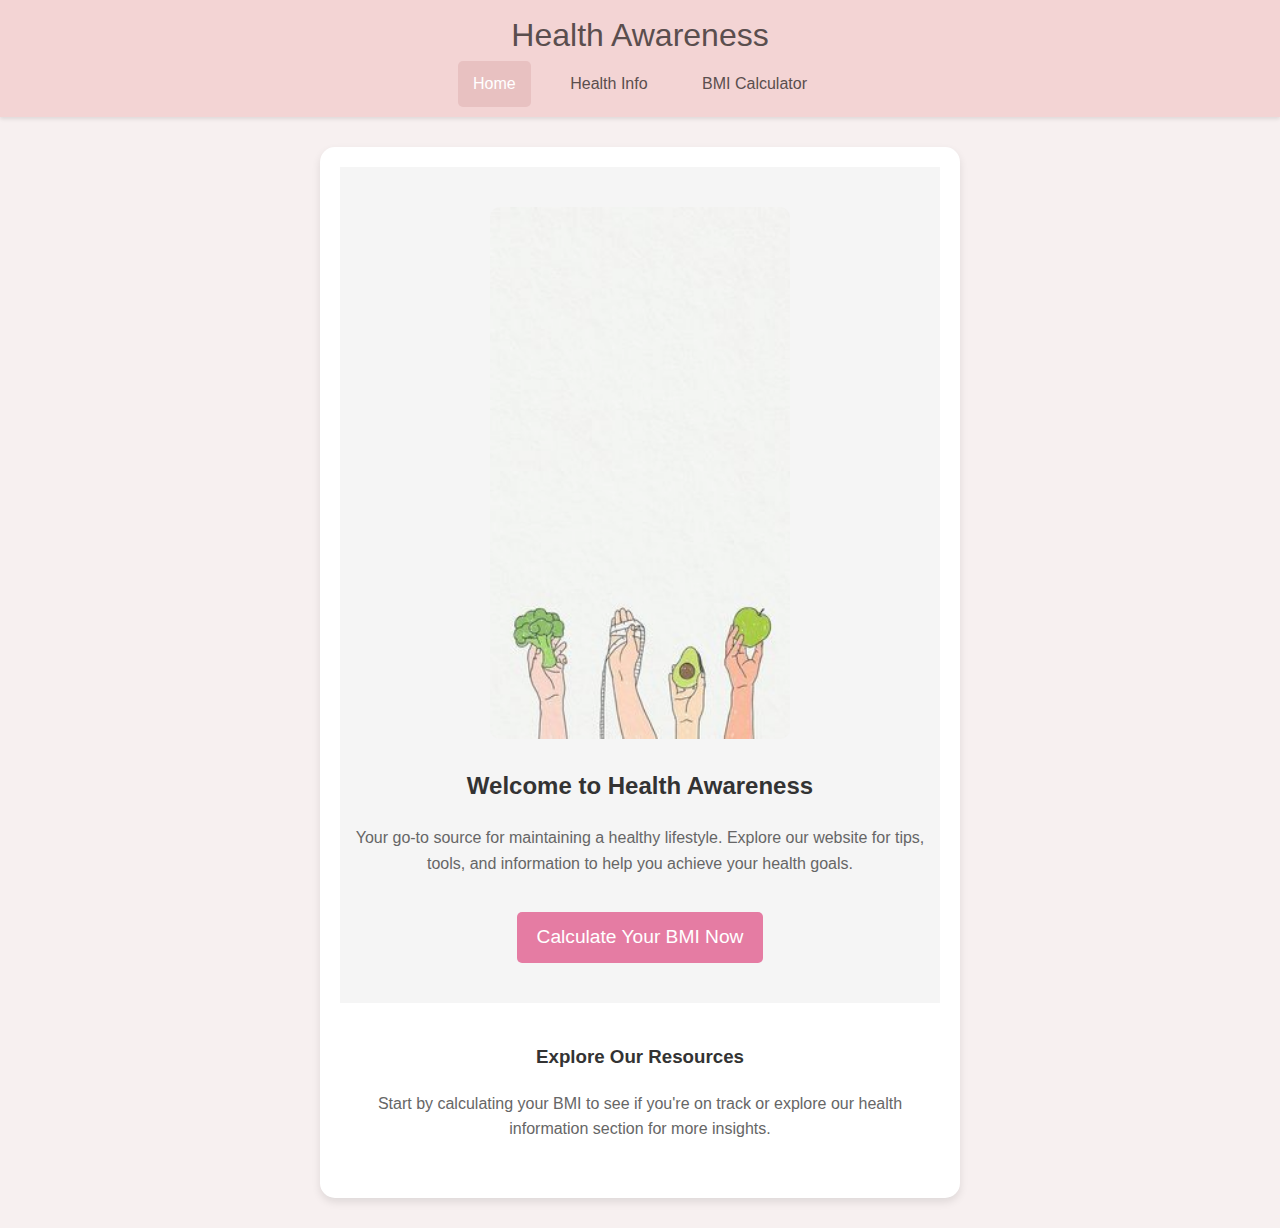
<file: index.html>
<!DOCTYPE html>
<html lang="en">
<head>
    <meta charset="UTF-8">
    <meta name="viewport" content="width=device-width, initial-scale=1.0">
    <title>Health Awareness</title>
    <link rel="stylesheet" href="styles.css">
</head>
<body>
    <header>
        <div class="logo">
            <h1>Health Awareness</h1>
        </div>
        <nav>
            <a href="index.html" class="active">Home</a>
            <a href="health_info.html">Health Info</a>
            <a href="bmi_calculator.html">BMI Calculator</a>
        </nav>
    </header>
    <main>
        <!-- Hero Section -->
        <section class="hero">
            <img src="hero.jpg" alt="Healthy Lifestyle" class="hero-image">
            <div class="hero-text">
                <h2>Welcome to Health Awareness</h2>
                <p>Your go-to source for maintaining a healthy lifestyle. Explore our website for tips, tools, and information to help you achieve your health goals.</p>
                <a href="bmi_calculator.html" class="cta-button">Calculate Your BMI Now</a>
            </div>
        </section>
        
        <!-- Additional Content -->
        <section class="content">
            <h3>Explore Our Resources</h3>
            <p>Start by calculating your BMI to see if you're on track or explore our health information section for more insights.</p>
        </section>
    </main>
  
</body>
</html>
</file>
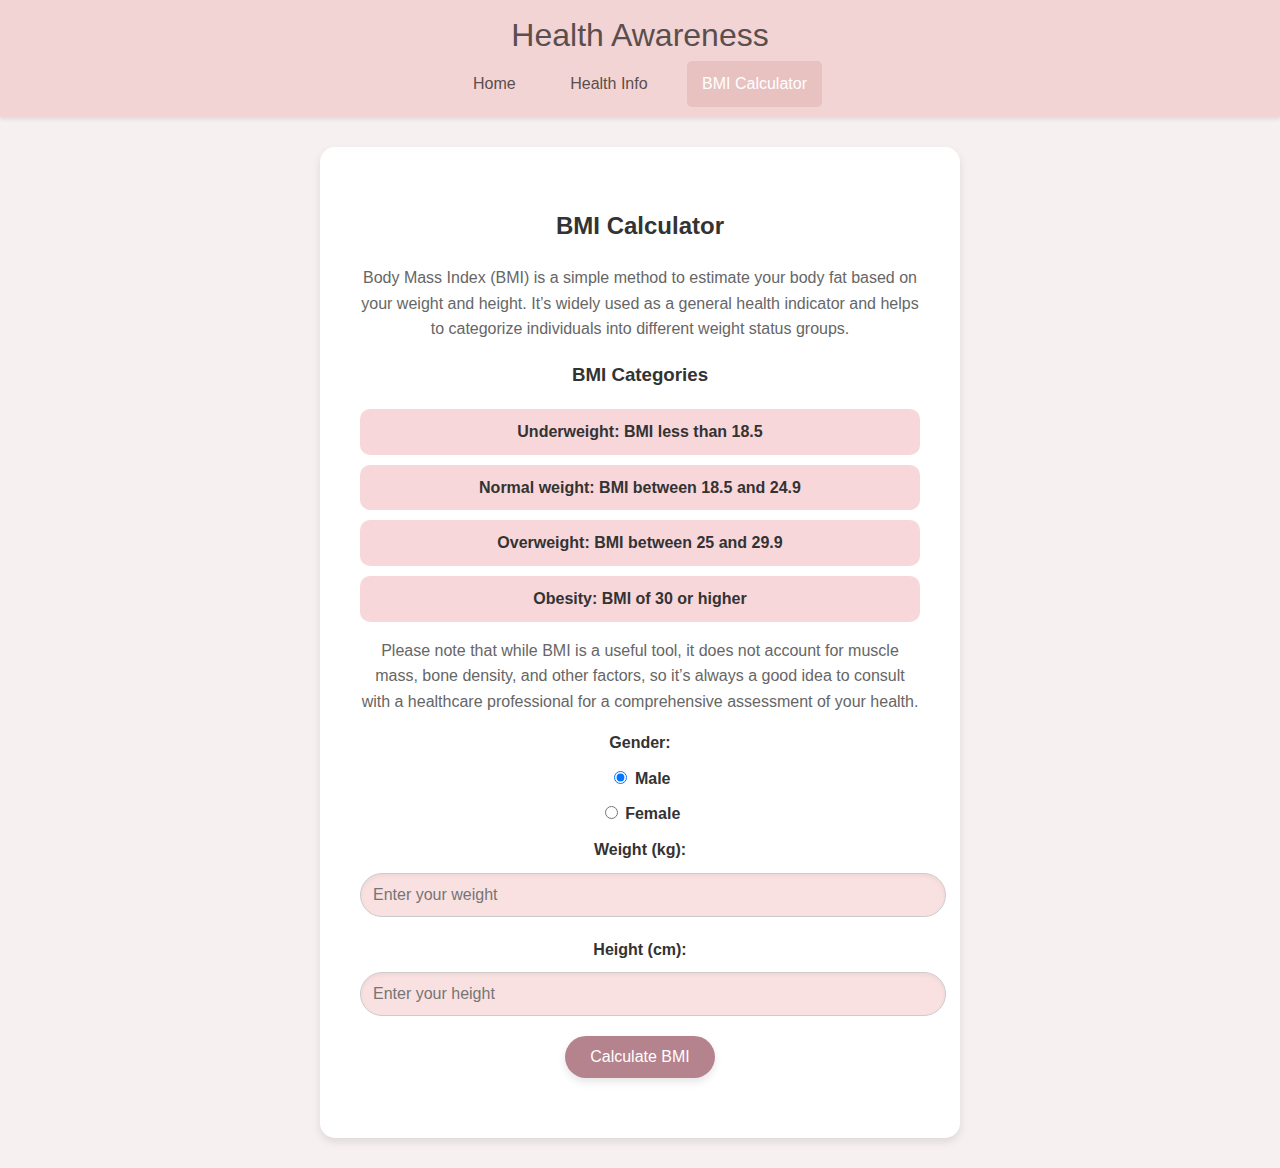
<file: bmi_calculator.html>
<!DOCTYPE html>
<html lang="en">
<head>
    <meta charset="UTF-8">
    <meta name="viewport" content="width=device-width, initial-scale=1.0">
    <title>BMI Calculator</title>
    <link rel="stylesheet" href="styles.css">
    <script defer src="script.js"></script>
</head>
<body>
    <header>
        <div class="logo">
            <h1>Health Awareness</h1>
        </div>
        <nav>
            <a href="index.html">Home</a>
            <a href="health_info.html">Health Info</a>
            <a href="bmi_calculator.html" class="active">BMI Calculator</a>
        </nav>
    </header>
    <main>
        <section class="content">
            <h2>BMI Calculator</h2>
            <p>Body Mass Index (BMI) is a simple method to estimate your body fat based on your weight and height. It’s widely used as a general health indicator and helps to categorize individuals into different weight status groups.</p>
            
            <!-- BMI Categories -->
            <h3>BMI Categories</h3>
            <ul>
                <li><strong>Underweight:</strong> BMI less than 18.5</li>
                <li><strong>Normal weight:</strong> BMI between 18.5 and 24.9</li>
                <li><strong>Overweight:</strong> BMI between 25 and 29.9</li>
                <li><strong>Obesity:</strong> BMI of 30 or higher</li>
            </ul>
            
            <p>Please note that while BMI is a useful tool, it does not account for muscle mass, bone density, and other factors, so it’s always a good idea to consult with a healthcare professional for a comprehensive assessment of your health.</p>

            <!-- Gender Selection -->
            <label for="gender">Gender:</label>
            <div>
                <label for="male">
                    <input type="radio" id="male" name="gender" value="Male" checked>
                    Male
                </label>
                <label for="female">
                    <input type="radio" id="female" name="gender" value="Female">
                    Female
                </label>
            </div>

            <!-- BMI Calculator Form -->
            <div class="bmi-calculator">
                <label for="weight">Weight (kg):</label>
                <input type="number" id="weight" placeholder="Enter your weight">

                <label for="height">Height (cm):</label>
                <input type="number" id="height" placeholder="Enter your height">
                
                <button onclick="calculateBMI()">Calculate BMI</button>
                <p id="result"></p>
            </div>
        </section>
    </main>
</body>
</html>
</file>
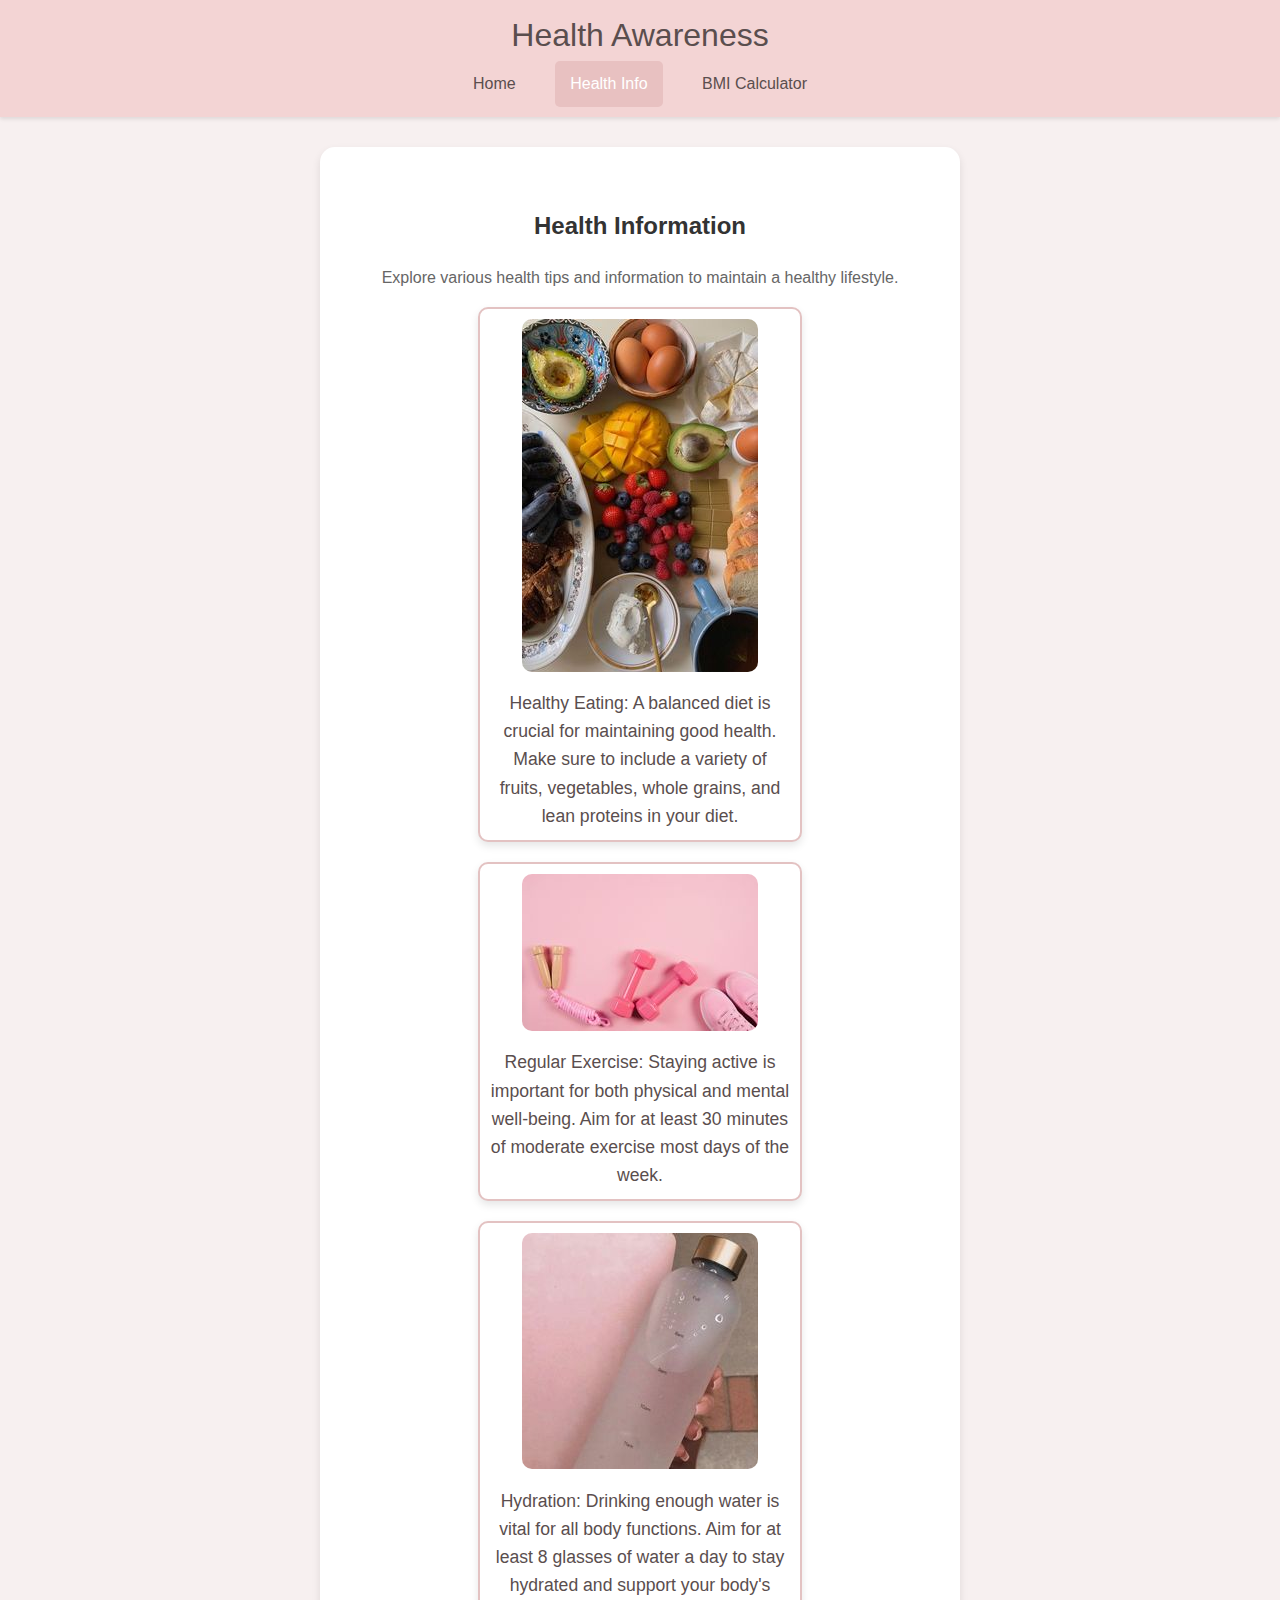
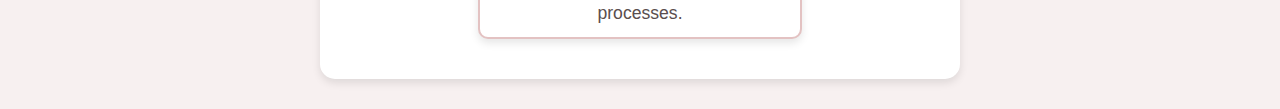
<file: health_info.html>
<!DOCTYPE html>
<html lang="en">
<head>
    <meta charset="UTF-8">
    <meta name="viewport" content="width=device-width, initial-scale=1.0">
    <title>Health Information</title>
    <link rel="stylesheet" href="styles.css">
</head>
<body>
    <header>
        <div class="logo">
            <h1>Health Awareness</h1>
        </div>
        <nav>
            <a href="index.html">Home</a>
            <a href="health_info.html" class="active">Health Info</a>
            <a href="bmi_calculator.html">BMI Calculator</a>
        </nav>
    </header>
    <main>
        <section class="content">
            <h2>Health Information</h2>
            <p>Explore various health tips and information to maintain a healthy lifestyle.</p>

            <!-- Image grid section -->
            <div class="image-grid">
                <div class="image-section">
                    <img src="healthy eating.jpg" alt="Healthy Eating">
                    <p>Healthy Eating: A balanced diet is crucial for maintaining good health. Make sure to include a variety of fruits, vegetables, whole grains, and lean proteins in your diet.</p>
                </div>

                <div class="image-section">
                    <img src="regular exercise.jpg" alt="Regular Exercise">
                    <p>Regular Exercise: Staying active is important for both physical and mental well-being. Aim for at least 30 minutes of moderate exercise most days of the week.</p>
                </div>

                <div class="image-section">
                    <img src="hydration.jpg" alt="Hydration">
                    <p>Hydration: Drinking enough water is vital for all body functions. Aim for at least 8 glasses of water a day to stay hydrated and support your body's processes.</p>
                </div>
            </div>
        </section>
    </main>

</body>
</html>
</file>
<file: styles.css>
/* General body styling */
body {
    font-family: 'Poppins', sans-serif; /* Clean, modern font */
    background-color: #FDE8E8; /* Soft pink background */
    color: #333; /* Dark gray text for readability */
    margin: 0;
    padding: 0;
    line-height: 1.6;
}

/* Header styling */
header {
    background-color: #F8D7DA; /* Nude pink background for header */
    color: #333;
    padding: 20px;
    text-align: center;
    box-shadow: 0 4px 6px rgba(0, 0, 0, 0.1); /* Subtle shadow for depth */
}

header h1 {
    margin: 0;
    font-size: 2em;
    font-weight: 300;
}

nav a {
    color: #333;
    margin: 0 10px;
    text-decoration: none;
    padding: 10px;
    border-radius: 25px;
    transition: background-color 0.3s ease;
}

nav a.active, nav a:hover {
    background-color: #F4B4B4; /* Slightly darker pink for active or hover */
    color: white;
}

/* Main content styling */
main {
    padding: 20px;
    max-width: 600px;
    margin: 30px auto;
    background-color: white; /* White background for contrast */
    border-radius: 15px;
    box-shadow: 0 4px 8px rgba(0, 0, 0, 0.1); /* Subtle shadow for the main content */
}

h2 {
    color: #B5838D; /* A soft, muted color for headings */
}

label {
    display: block;
    margin-bottom: 10px;
    font-weight: bold;
}

input[type="number"] {
    width: 100%;
    padding: 12px;
    margin-bottom: 20px;
    border-radius: 25px;
    border: 1px solid #ccc;
    background-color: #FAE1E1; /* Light pink input background */
    box-shadow: inset 0 2px 4px rgba(0, 0, 0, 0.05);
    font-size: 1em;
}

/* button styling */
button {
    background-color: #B5838D; /* Soft muted pink button */
    color: white;
    border: none;
    padding: 12px 25px;
    border-radius: 25px;
    cursor: pointer;
    font-size: 1em;
    box-shadow: 0 4px 8px rgba(0, 0, 0, 0.1);
    transition: background-color 0.3s ease, transform 0.3s ease;
}

button:hover {
    background-color: #A45A67; /* Slightly darker for hover effect */
    transform: translateY(-2px); /* Lift button slightly on hover */
}

button:active {
    background-color: #944253; /* Even darker when clicked */
    transform: translateY(1px); /* Press button slightly on click */
}

#result {
    margin-top: 20px;
    font-size: 1.2em;
    color: #333;
    font-weight: 500;
}

/* Footer styling */
footer {
    text-align: center;
    padding: 20px;
    background-color: #F8D7DA;
    color: #333;
    position: fixed;
    width: 100%;
    bottom: 0;
    box-shadow: 0 -4px 6px rgba(0, 0, 0, 0.1);
}
/* General styles for the page */
body {
    font-family: 'Arial', sans-serif;
    background-color: #f7f0f0; /* Soft pink/nude background */
    color: #333;
    margin: 0;
    padding: 0;
    line-height: 1.6;
}

header {
    background-color: #f3d4d4;
    padding: 10px 20px;
    text-align: center;
    box-shadow: 0 2px 4px rgba(0, 0, 0, 0.1);
}

header h1 {
    margin: 0;
    font-size: 2em;
    color: #5a4e4e;
}

nav a {
    color: #5a4e4e;
    text-decoration: none;
    padding: 10px 15px;
    display: inline-block;
}

nav a.active, nav a:hover {
    background-color: #e8c1c1;
    border-radius: 5px;
}

main {
    padding: 20px;
}

/* Grid layout for the image section */
.image-grid {
    display: flex;
    flex-wrap: wrap;
    gap: 20px;
    justify-content: center; /* Center the images horizontally */
}

.image-grid .image-section {
    width: 300px; /* Fixed width for each image card */
    background-color: #fff;
    border: 2px solid #e3c2c2;
    border-radius: 10px;
    box-shadow: 0 4px 8px rgba(0, 0, 0, 0.1); /* Subtle shadow for depth */
    padding: 10px;
    text-align: center;
    transition: transform 0.3s ease, box-shadow 0.3s ease;
}

.image-grid .image-section:hover {
    transform: translateY(-5px); /* Slight lift on hover */
    box-shadow: 0 8px 16px rgba(0, 0, 0, 0.2); /* Deeper shadow on hover */
}

.image-grid img {
    max-width: 100%;
    height: auto;
    border-radius: 10px;
    margin-bottom: 10px;
}

.image-grid p {
    color: #5a4e4e;
    font-size: 1.1em;
    margin: 0;
}

/* Footer styling */
footer {
    text-align: center;
    padding: 10px 0;
    background-color: #f3d4d4;
    color: #5a4e4e;
    margin-top: 20px;
}
.bmi-calculator div label {
    display: inline-flex;
    align-items: center;
    margin-right: 10px;
}

.bmi-calculator div label input[type="radio"] {
    margin-right: 5px;
}
/* Hero Section Styles */
.hero {
    position: relative;
    text-align: center;
    color: white;
    background-color: #f5f5f5;
    padding: 40px 0
}

.hero-image {
    width: 50%;
    height: auto;
    opacity: 0.9;
    border-radius: 10px;
}

.hero-text {
    margin-top: 20px;
    text-align: center;
    
}

.cta-button {
    display: inline-block;
    padding: 10px 20px;
    background-color: #e57ca3;
    color: white;
    text-decoration: none;
    border-radius: 5px;
    margin-top: 20px;
    font-size: 1.2em;
}

.cta-button:hover {
    background-color: #e57ca3;
}

/* Content Section Styles */
.content {
    padding: 20px;
    text-align: center;
}

/* Typography and Layout Enhancements */
h2, h3 {
    font-family: 'Arial', sans-serif;
    color: #333;
}

p {
    font-family: 'Verdana', sans-serif;
    color: #666;
}
/* Styles for BMI Categories */
ul {
    list-style-type: none;
    padding: 0;
}

ul li {
    background-color: #F8D7DA;
    margin-bottom: 10px;
    padding: 10px;
    border-radius: 10px;
    font-weight: bold;
    color: #333;
}
</file>
